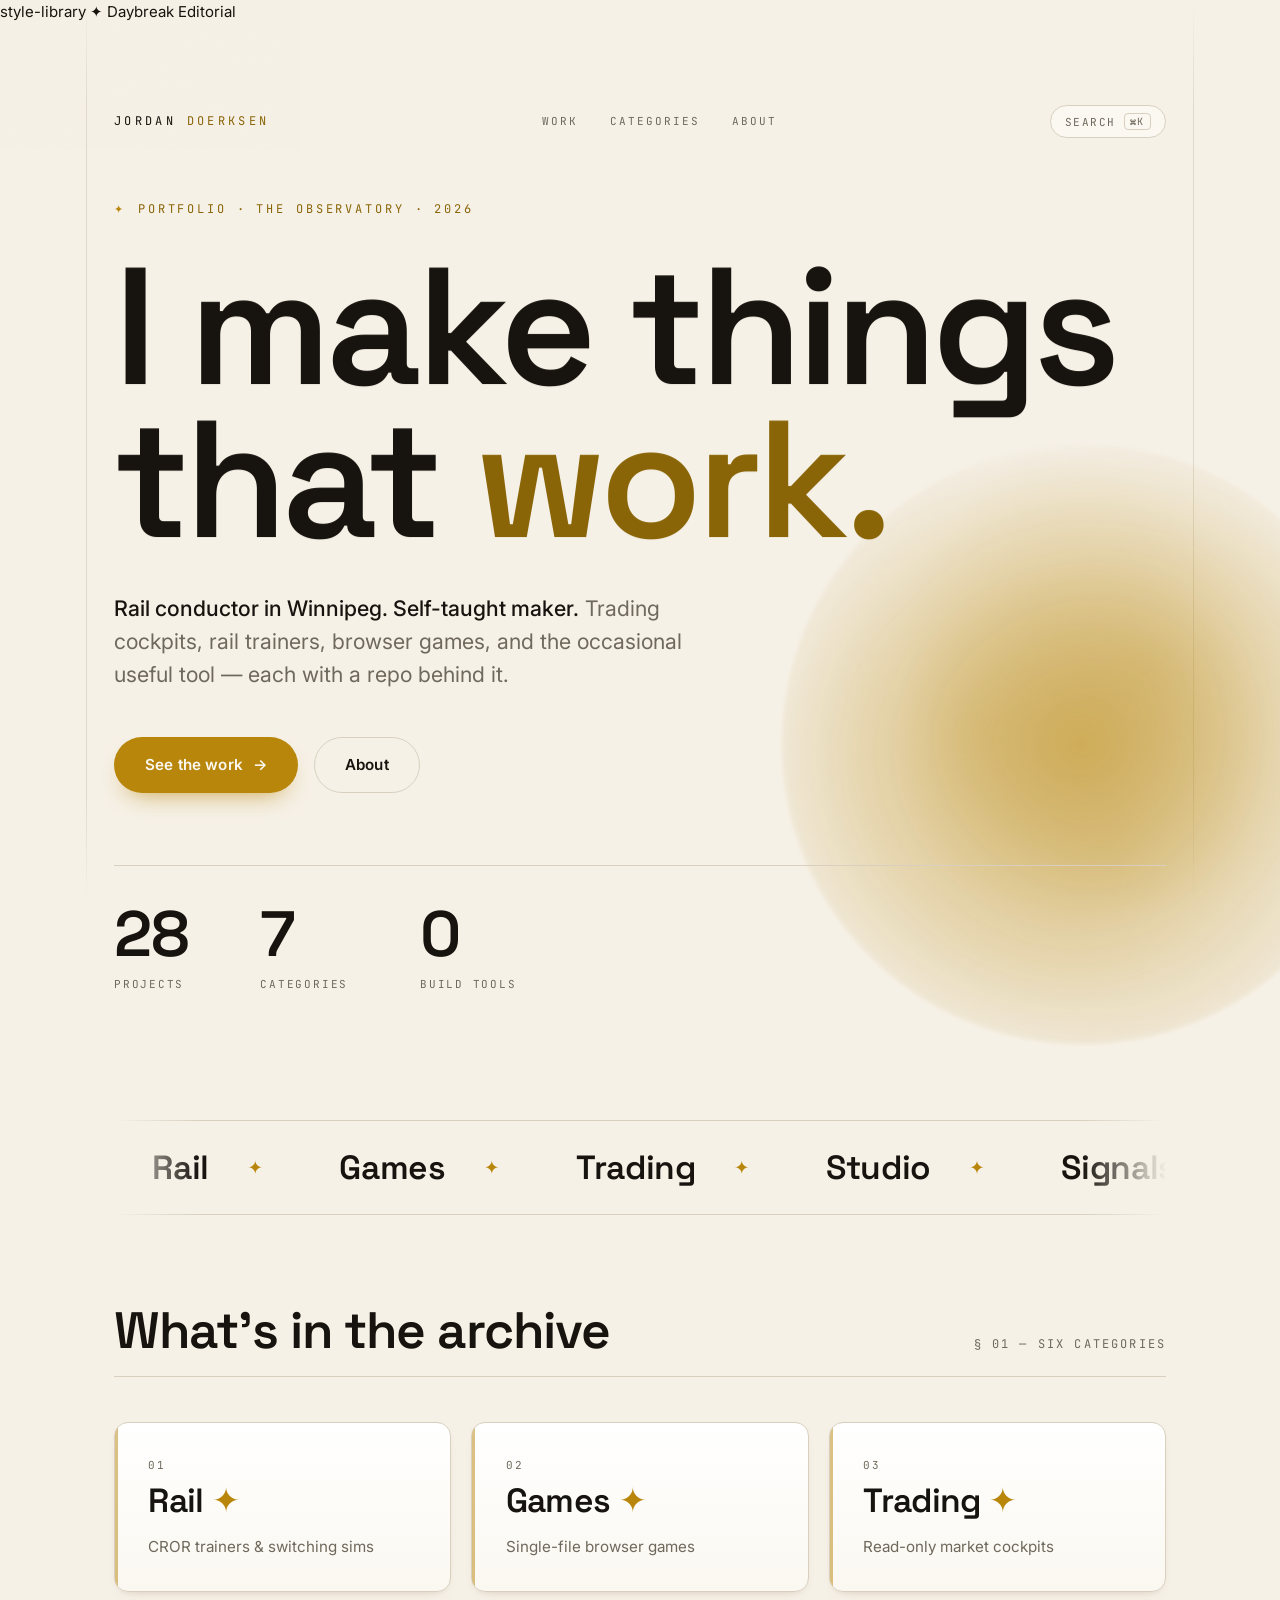
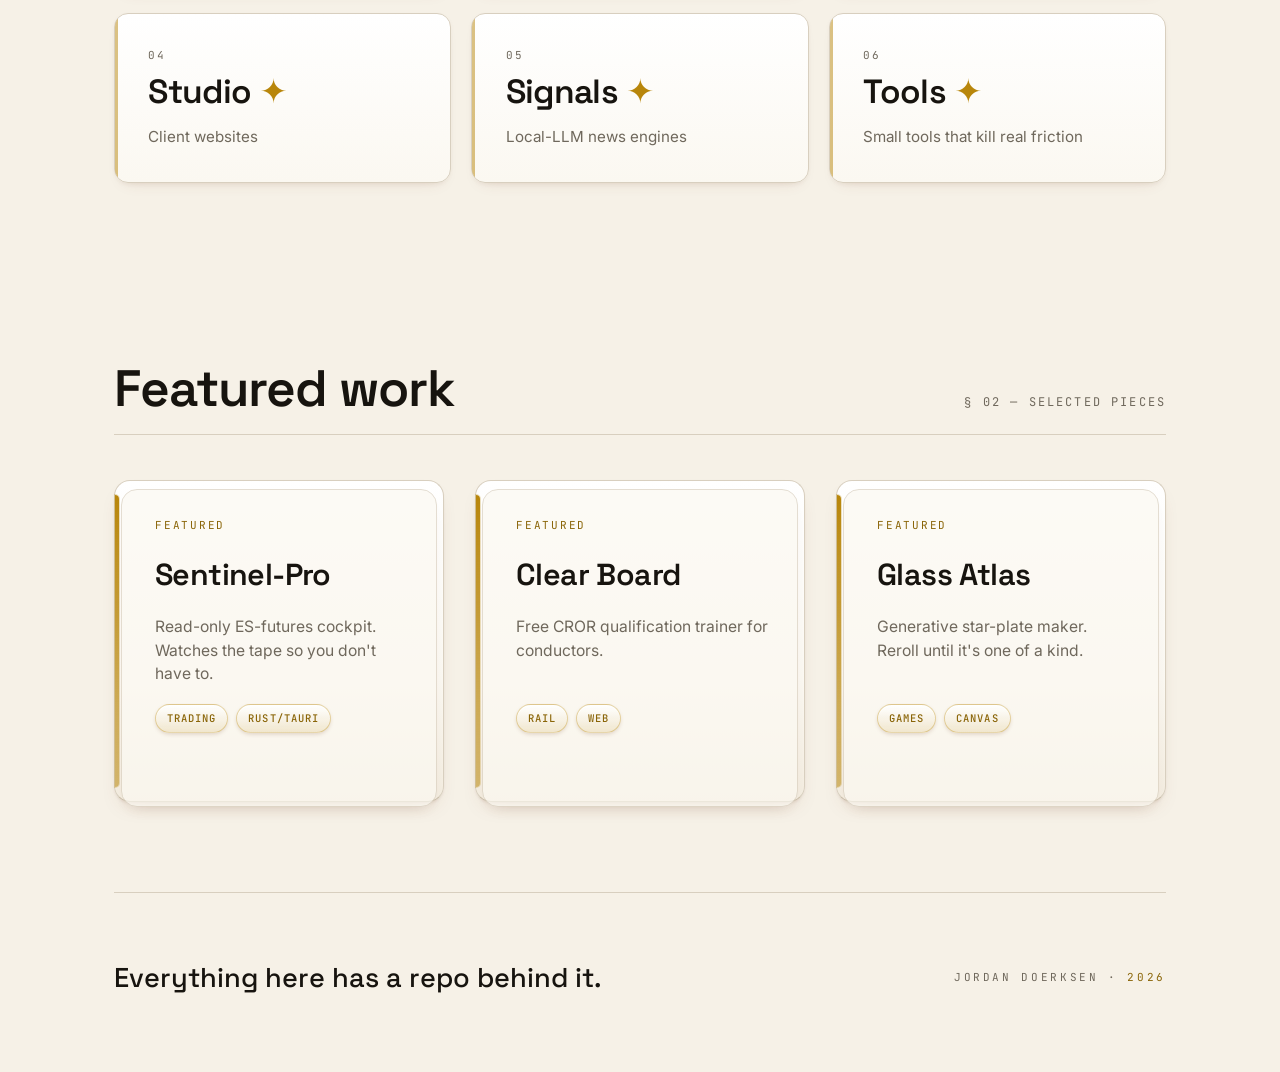
<file: index.html>
<!DOCTYPE html>
<html lang="en">
<head>
<meta name="robots" content="noindex">
<meta charset="UTF-8">
<meta name="viewport" content="width=device-width, initial-scale=1.0">
<title>style-library — Daybreak Editorial</title>
<link rel="preconnect" href="https://fonts.googleapis.com">
<link rel="preconnect" href="https://fonts.gstatic.com" crossorigin>
<link href="https://fonts.googleapis.com/css2?family=Space+Grotesk:wght@400;500;600;700&family=Inter:wght@400;500;600;700&family=JetBrains+Mono:wght@400;500&display=swap" rel="stylesheet">
<link rel="stylesheet" href="tokens.css">
<link rel="stylesheet" href="style.css">
</head>
<body>

  <svg class="grain" xmlns="http://www.w3.org/2000/svg" aria-hidden="true">
    <filter id="paperNoise"><feTurbulence type="fractalNoise" baseFrequency="0.9" numOctaves="2" stitchTiles="stitch"/></filter>
    <rect width="100%" height="100%" filter="url(#paperNoise)"/>
  </svg>
  <div class="rules" aria-hidden="true"></div>
  <div class="sun" id="sun" aria-hidden="true"></div>
  <div class="cursor" id="cursor" aria-hidden="true"></div>

  <div class="badge"><span class="dot"></span>style-library ✦ Daybreak Editorial</div>

  <div class="wrap">
    <header class="site">
      <a href="#top" class="wordmark">JORDAN <span>DOERKSEN</span></a>
      <nav class="site-nav" aria-label="Primary">
        <a href="#work" class="n-work">Work</a>
        <a href="#categories">Categories</a>
        <a href="#about">About</a>
      </nav>
      <button type="button" id="cmdk-trigger" class="cmdk-trigger">Search <kbd>⌘K</kbd></button>
    </header>

    <main id="top">
      <!-- HERO -->
      <section class="hero" aria-labelledby="hero-h">
        <p class="eyebrow">Portfolio · The Observatory · 2026</p>
        <h1 id="hero-h" class="reveal">I make things that <em>work.</em></h1>
        <p class="subline reveal">
          <strong>Rail conductor in Winnipeg. Self-taught maker.</strong>
          Trading cockpits, rail trainers, browser games, and the occasional useful tool — each with a repo behind it.
        </p>
        <div class="cta-row reveal">
          <a href="#work" class="btn btn-primary" id="magnet">See the work <span class="arw">→</span></a>
          <a href="#about" class="btn btn-ghost">About</a>
        </div>

        <div class="stats reveal">
          <div class="stat"><div class="num" data-count="32">0</div><div class="lbl">Projects</div></div>
          <div class="stat"><div class="num" data-count="8">0</div><div class="lbl">Categories</div></div>
          <div class="stat"><div class="num" data-count="0">0</div><div class="lbl">Build tools</div></div>
        </div>
      </section>

      <!-- CATEGORY TICKER -->
      <div class="ticker reveal" aria-hidden="true">
        <div class="ticker__track" id="tickerTrack">
          <span class="ticker__item">Rail</span><span class="ticker__item">Games</span><span class="ticker__item">Trading</span><span class="ticker__item">Studio</span><span class="ticker__item">Signals</span><span class="ticker__item">Tools</span>
          <span class="ticker__item">Rail</span><span class="ticker__item">Games</span><span class="ticker__item">Trading</span><span class="ticker__item">Studio</span><span class="ticker__item">Signals</span><span class="ticker__item">Tools</span>
        </div>
      </div>

      <!-- CATEGORY GRID (now inside .wrap, aligned to content) -->
      <section id="categories" aria-labelledby="cat-h">
        <div class="sec-head reveal">
          <h2 id="cat-h">What's in the archive</h2>
          <span class="idx">§ 01 — Six categories</span>
        </div>
        <div class="cat-grid reveal">
          <div class="cat"><span class="num">01</span><div><h3>Rail<span class="tick"> ✦</span></h3><p>CROR trainers &amp; switching sims</p></div></div>
          <div class="cat"><span class="num">02</span><div><h3>Games<span class="tick"> ✦</span></h3><p>Single-file browser games</p></div></div>
          <div class="cat"><span class="num">03</span><div><h3>Trading<span class="tick"> ✦</span></h3><p>Read-only market cockpits</p></div></div>
          <div class="cat"><span class="num">04</span><div><h3>Studio<span class="tick"> ✦</span></h3><p>Client websites</p></div></div>
          <div class="cat"><span class="num">05</span><div><h3>Signals<span class="tick"> ✦</span></h3><p>Local-LLM news engines</p></div></div>
          <div class="cat"><span class="num">06</span><div><h3>Tools<span class="tick"> ✦</span></h3><p>Small tools that kill real friction</p></div></div>
        </div>
      </section>

      <!-- FEATURED WORK -->
      <section id="work" aria-labelledby="work-h">
        <div class="sec-head reveal">
          <h2 id="work-h">Featured work</h2>
          <span class="idx">§ 02 — Selected pieces</span>
        </div>
        <div class="work">
          <a href="#work" class="card reveal">
            <span class="kicker">Featured</span>
            <h3>Sentinel-Pro</h3>
            <p>Read-only ES-futures cockpit. Watches the tape so you don't have to.</p>
            <div class="tags"><span class="tag">Trading</span><span class="tag">Rust/Tauri</span></div>
            <span class="spec">v1.0.0 · field-verified live</span>
          </a>
          <a href="#work" class="card reveal">
            <span class="kicker">Featured</span>
            <h3>Clear Board</h3>
            <p>Free CROR qualification trainer for conductors.</p>
            <div class="tags"><span class="tag">Rail</span><span class="tag">Web</span></div>
            <span class="spec">Free · tip-jar · all-web</span>
          </a>
          <a href="#work" class="card reveal">
            <span class="kicker">Featured</span>
            <h3>Glass Atlas</h3>
            <p>Generative star-plate maker. Reroll until it's one of a kind.</p>
            <div class="tags"><span class="tag">Games</span><span class="tag">Canvas</span></div>
            <span class="spec">Single-file · seed in URL</span>
          </a>
        </div>
      </section>
    </main>

    <footer class="site" id="about">
      <p class="ftxt reveal">Everything here has a repo behind it.</p>
      <p class="fmark reveal">Jordan Doerksen · <span>2026</span></p>
    </footer>
  </div>

  <script type="application/json" id="cmdk-data">
    [
      { "label": "Work", "tag": "Section", "href": "#work" },
      { "label": "Categories", "tag": "Section", "href": "#categories" },
      { "label": "About", "tag": "Section", "href": "#about" },
      { "label": "Sentinel-Pro", "tag": "Trading", "href": "#work" },
      { "label": "Clear Board", "tag": "Rail", "href": "#work" },
      { "label": "Glass Atlas", "tag": "Games", "href": "#work" }
    ]
  </script>

<script src="effects.js" defer></script>
<script src="shader.js" defer></script>
<script src="cmdk.js" defer></script>
</body>
</html>
</file>
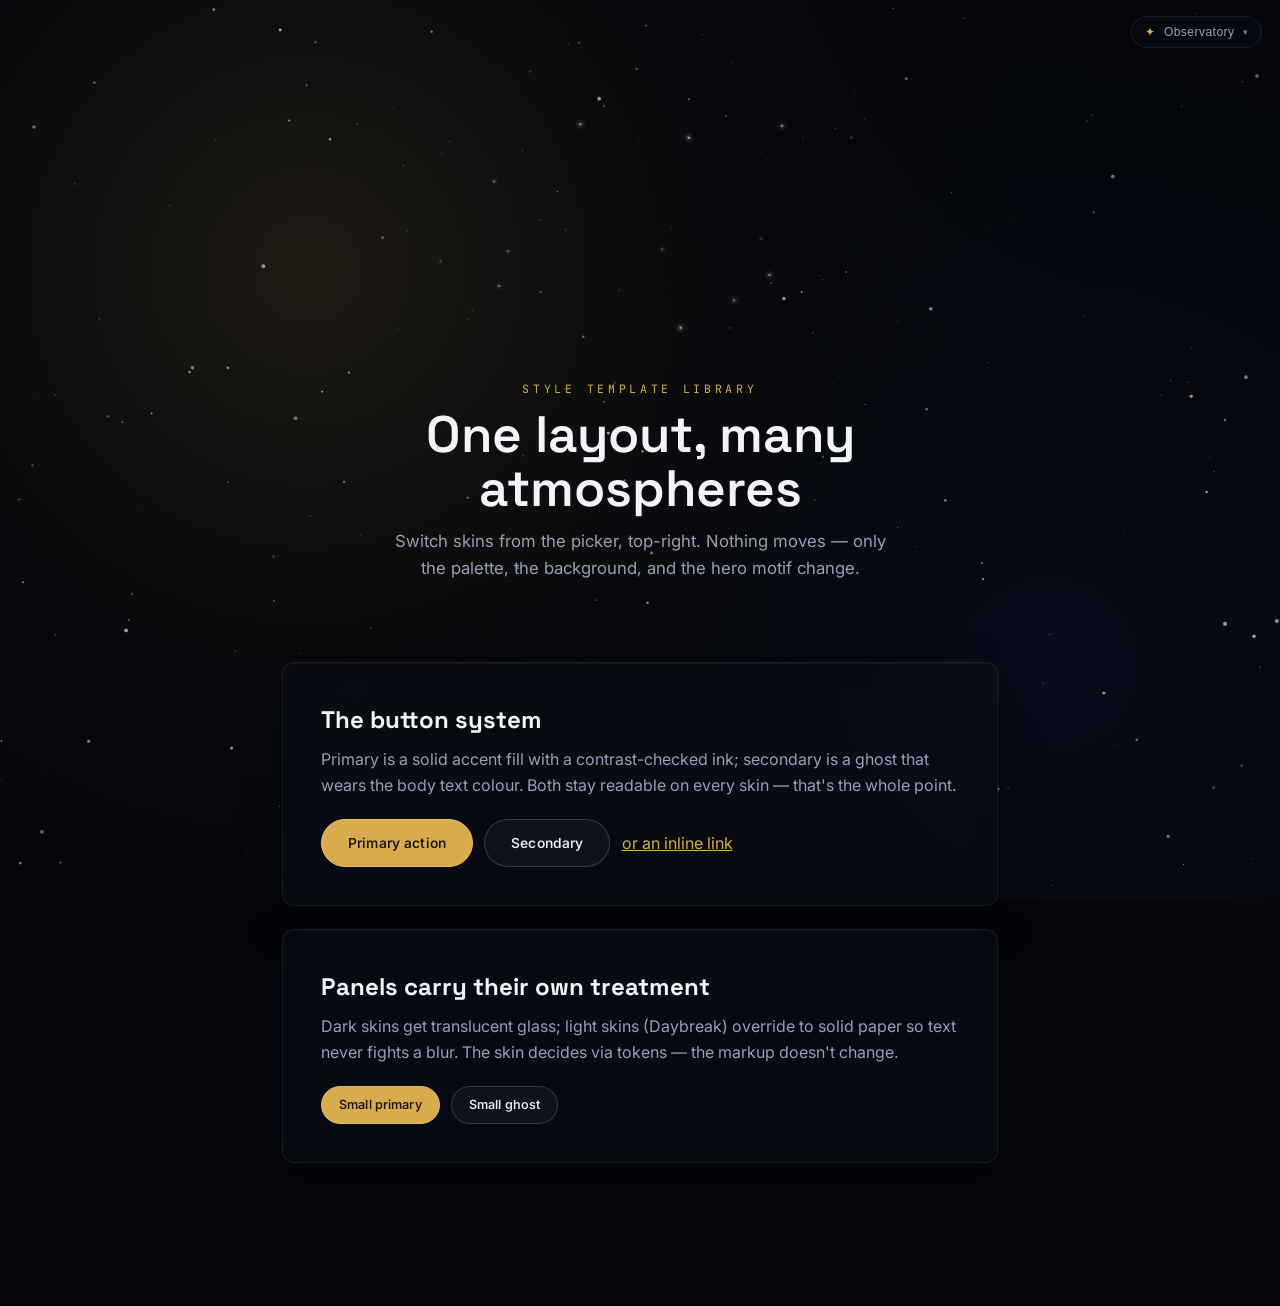
<file: legacy-glass-archive/index.html>
<!doctype html>
<html lang="en">
<head>
<meta name="robots" content="noindex">
  <meta charset="utf-8" />
  <meta name="viewport" content="width=device-width, initial-scale=1" />
  <title>Style Template Library — demo</title>

  <!-- Pre-paint: set the saved skin BEFORE any CSS so there's no flash.
       (Copy this verbatim into your own <head>.) -->
  <script>try{var s=localStorage.getItem('obs-skin');if(s)document.documentElement.dataset.skin=s;}catch(e){}</script>

  <link href="https://fonts.googleapis.com/css2?family=Space+Grotesk:wght@400;500;600;700&family=Fraunces:ital,opsz,wght@1,9..144,300..600&family=Inter:wght@400;500;600;700&family=JetBrains+Mono:wght@400;500;700&family=Cinzel:wght@600&display=swap" rel="stylesheet" />

  <link rel="stylesheet" href="tokens.css" />
  <link rel="stylesheet" href="skins.css" />
  <link rel="stylesheet" href="buttons.css" />
  <link rel="stylesheet" href="skins/sentinel.css" />
  <link rel="stylesheet" href="skins/daybreak.css" />
  <link rel="stylesheet" href="skins/military.css" />
  <link rel="stylesheet" href="skins/angelic.css" />
  <link rel="stylesheet" href="skins/demonic.css" />
  <link rel="stylesheet" href="skins/nature.css" />
  <link rel="stylesheet" href="skins/chic.css" />
  <link rel="stylesheet" href="skins/pro.css" />
  <link rel="stylesheet" href="demo.css" />
</head>
<body>
  <canvas id="sky" aria-hidden="true"></canvas>

  <div class="wrap">
    <header class="hero">
      <canvas id="sigil" role="img" aria-label="The hero centrepiece for the active skin"></canvas>
      <p class="eyebrow">Style template library</p>
      <h1>One layout, many atmospheres</h1>
      <p class="lede">Switch skins from the picker, top-right. Nothing moves — only the palette, the background, and the hero motif change.</p>
    </header>

    <section class="glass-panel">
      <h2>The button system</h2>
      <p>Primary is a solid accent fill with a contrast-checked ink; secondary is a ghost that wears the body text colour. Both stay readable on every skin — that's the whole point.</p>
      <div class="row">
        <a class="btn btn-primary" href="#">Primary action</a>
        <a class="btn" href="#">Secondary</a>
        <a class="link" href="#">or an inline link</a>
      </div>
    </section>

    <section class="glass-panel">
      <h2>Panels carry their own treatment</h2>
      <p>Dark skins get translucent glass; light skins (Daybreak) override to solid paper so text never fights a blur. The skin decides via tokens — the markup doesn't change.</p>
      <div class="row">
        <a class="btn btn-primary btn-sm" href="#">Small primary</a>
        <a class="btn btn-sm" href="#">Small ghost</a>
      </div>
    </section>
  </div>

  <script type="module">
    import { initSkins } from './engine/skins.js';
    import { initSky } from './engine/sky.js';
    import { initHero } from './engine/hero.js';
    import { initCursorFx } from './engine/cursor-fx.js';
    initSkins();    // builds the picker, restores the saved skin, fires "skinchange"
    initSky();      // paints #sky via the --sky-mode renderer
    initHero();     // paints #sigil via the --hero-motif renderer
    initCursorFx(); // per-skin cursor trail + click FX (fine pointer only)
  </script>
</body>
</html>
</file>
<file: tokens.css>
/* ============================================================================
   tokens.css — Daybreak Editorial house style · single source of truth
   ----------------------------------------------------------------------------
   The :root design tokens for the "Daybreak Editorial" house style. Load this
   FIRST; style.css (and every downstream project) consumes these via var(--x).
   Do not rename tokens — effects.js, the demo, and future projects depend on
   these exact custom-property names.

   PALETTE — warm paper under a drifting sun.
     Paper (bg)        --paper #f6f1e7 / --paper-2 #fbf8f1 (never pure white)
     Ink (text)        --ink #17140f / --muted #6f685c
     Hairlines         --hair #d8cfbf
     Accent — LOCKED to Goldenrod:
       --accent      #b8860b   raw hue — fills / shapes / washes / spine
       --accent-ink  #8a6508   AA-safe text shade (4.7:1 on paper — AA) — words/links
       --accent-rgb  184,134,11 for rgba() tints
       derived: --accent-soft / --accent-tint / --accent-line

   TYPE VOICES — locked to "Technical":
     --display  Space Grotesk  → hero, headings, big numerals (the artwork)
     --sans     Inter          → body copy, UI
     --mono     JetBrains Mono → labels, tags, eyebrows, spec lines (UPPERCASE,
                                 wide tracking)
   (Fonts are linked from the HTML, not imported here.)

   Also: spacing/layout (--mar, --maxw), and the two layered card-depth shadow
   tokens (--card-rest / --card-hover).
   ============================================================================ */

:root{
  --paper:#f6f1e7;
  --paper-2:#fbf8f1;
  --ink:#17140f;
  --muted:#6f685c;
  --hair:#d8cfbf;

  /* accent LOCKED to Goldenrod */
  --accent:#b8860b;         /* raw hue — fills / shapes / washes / spine */
  --accent-ink:#8a6508;     /* AA-safe text shade — accent words / links (4.7:1 on paper — AA) */
  --accent-rgb:184,134,11;  /* rgb of raw hue for rgba() tints */

  --accent-soft:rgba(var(--accent-rgb),.14);
  --accent-tint:rgba(var(--accent-rgb),.07);
  --accent-line:rgba(var(--accent-rgb),.34);

  /* ---- TYPE = TECHNICAL (locked) ---- */
  --sans:"Inter",system-ui,-apple-system,Segoe UI,sans-serif;
  --display:"Space Grotesk","Inter",system-ui,sans-serif;
  --mono:"JetBrains Mono",ui-monospace,SFMono-Regular,Menlo,monospace;
  --display-weight:500;

  --mar:clamp(20px,5vw,84px);
  --maxw:1180px;

  /* card depth shadows (accent-neutral warm browns; scale with elevation) */
  --card-rest:
    0 1px 0 rgba(255,255,255,.7) inset,           /* top highlight */
    0 2px 3px -1px rgba(120,66,38,.14),            /* tight contact */
    0 10px 22px -12px rgba(120,66,38,.26);         /* broad ambient */
  --card-hover:
    0 1px 0 rgba(255,255,255,.85) inset,
    0 6px 10px -4px rgba(120,66,38,.20),           /* tighter directional */
    0 26px 50px -18px rgba(120,66,38,.42);         /* grown ambient */
}
</file>
<file: style.css>
/* ============================================================================
   style.css — Daybreak Editorial house style · single source of truth
   ----------------------------------------------------------------------------
   Every rule for the "Daybreak Editorial" house style EXCEPT the :root tokens:
   the reset, base/typography, the layout container + editorial gutter system
   (.rules hairlines set OUT in the margin), .grain, .sun, the ink cursor, and
   all components — header/wordmark/nav, hero + kinetic headline, eyebrow,
   subline, CTAs, stats, ticker, category grid, the raised tactile project
   cards, and the footer. Motion is fully disabled under prefers-reduced-motion.

   Requires tokens.css to be loaded FIRST — everything here reads var(--x).
   Fonts are linked from the HTML. No @import, no build step, no external URLs.
   Do not rename selectors — effects.js, the demo, and future projects depend
   on these exact class names.
   ============================================================================ */

*{box-sizing:border-box;margin:0;padding:0}
html{scroll-behavior:smooth}

body{
  background:var(--paper);
  color:var(--ink);
  font-family:var(--sans);
  font-size:clamp(15px,1.05vw,17px);
  line-height:1.6;
  -webkit-font-smoothing:antialiased;
  text-rendering:optimizeLegibility;
  overflow-x:hidden;
  position:relative;
}

/* ---- paper grain + editorial margins + drifting sun ---- */
.grain{
  position:fixed;inset:0;z-index:0;pointer-events:none;
  opacity:.035;mix-blend-mode:multiply;
}
/* symmetric column hairlines — same container/gutter as content, no centre line */
.rules{
  position:fixed;inset:0;z-index:0;pointer-events:none;
  max-width:var(--maxw);margin:0 auto;
  padding:0 var(--mar);
}
.rules::before,.rules::after{
  content:"";position:absolute;top:0;bottom:0;width:1px;
  background:linear-gradient(180deg,transparent,var(--hair) 12%,var(--hair) 88%,transparent);
  opacity:.7;
}
/* rules sit OUT in the margin — a gutter outside the content column, never touching text */
.rules::before{left:max(8px,calc(var(--mar) - 28px))}
.rules::after{right:max(8px,calc(var(--mar) - 28px))}
@media (max-width:760px){ .rules{display:none} }

.sun{
  position:fixed;z-index:0;pointer-events:none;
  width:min(56vw,600px);height:min(56vw,600px);
  right:-8vw;bottom:-16vh;border-radius:50%;overflow:hidden;
  background:radial-gradient(circle at 50% 50%,
    rgba(var(--accent-rgb),.28),
    rgba(var(--accent-rgb),.09) 52%,
    transparent 72%);
  filter:blur(2px);
  transition:background .4s ease;
  will-change:transform;
  animation:drift 34s ease-in-out infinite alternate;
}
.sun::after{
  content:"";position:absolute;inset:18%;border-radius:50%;
  background:radial-gradient(circle at 50% 50%,rgba(var(--accent-rgb),.22),transparent 70%);
}
/* shader.js appends a canvas here — drifting noise blobs, clipped to the circle */
.sun-canvas{position:absolute;inset:0}
@keyframes drift{
  from{transform:translate(0,0) scale(1)}
  to{transform:translate(-6vw,-7vh) scale(1.08)}
}

.wrap{
  position:relative;z-index:2;
  max-width:var(--maxw);margin:0 auto;
  padding:0 var(--mar);
}

/* ---- custom cursor ---- */
.cursor{
  position:fixed;top:0;left:0;z-index:9999;pointer-events:none;
  width:10px;height:10px;border-radius:50%;
  background:var(--ink);
  transform:translate(-50%,-50%);
  mix-blend-mode:difference;
  transition:width .18s ease,height .18s ease,opacity .2s ease;
  will-change:transform;opacity:0;
}
.cursor.on{opacity:1}
.cursor.hot{width:44px;height:44px}
@media (hover:none),(pointer:coarse){ .cursor{display:none} }

/* ---- header / wordmark ---- */
header.site{
  position:relative;z-index:3;
  display:flex;align-items:center;justify-content:space-between;
  padding-top:clamp(64px,9vh,110px);padding-bottom:clamp(8px,3vh,26px);
}
.wordmark{
  font-family:var(--mono);font-size:12px;letter-spacing:.28em;text-transform:uppercase;
  color:var(--ink);text-decoration:none;
}
.wordmark span{color:var(--accent-ink);transition:color .3s ease}
.site-nav{display:flex;gap:clamp(14px,3vw,32px);align-items:center}
.site-nav a{
  font-family:var(--mono);font-size:11px;letter-spacing:.18em;text-transform:uppercase;
  color:var(--muted);text-decoration:none;position:relative;padding:4px 0;
}
.site-nav a::after{
  content:"";position:absolute;left:0;bottom:0;height:1px;width:100%;
  background:var(--accent);transform:scaleX(0);transform-origin:right;
  transition:transform .3s cubic-bezier(.2,.7,.2,1);
}
.site-nav a:hover::after,.site-nav a:focus-visible::after{transform:scaleX(1);transform-origin:left}
@media (max-width:560px){ .site-nav a:not(.n-work){display:none} }

/* ---- hero ---- */
.hero{padding:clamp(18px,4vh,44px) 0 clamp(60px,10vh,120px)}
.eyebrow{
  font-family:var(--mono);font-size:12px;letter-spacing:.24em;text-transform:uppercase;
  color:var(--accent-ink);margin-bottom:clamp(18px,3.4vh,34px);
  display:flex;align-items:center;gap:12px;transition:color .3s ease;
}
.eyebrow::before{content:"✦";color:var(--accent);font-size:11px;transition:color .3s ease}

.hero h1{
  font-family:var(--display);
  font-optical-sizing:auto;
  font-weight:600;
  font-size:clamp(3.4rem,13vw,13rem);
  line-height:.92;
  letter-spacing:-.03em;
  margin:0 0 clamp(26px,4vh,44px);
  max-width:16ch;
}
.hero h1 em{font-style:normal;font-weight:600;color:var(--accent-ink);transition:color .3s ease}

/* kinetic headline — words rise + settle */
/* padding-bottom extends the reveal mask so descenders (the g in "things") aren't clipped;
   negative margin keeps layout spacing unchanged */
.hl-word{display:inline-block;overflow:hidden;vertical-align:top;padding-bottom:.2em;margin-bottom:-.2em}
/* descendant (not child) selector: effects.js nests em-whisper words as
   .hl-word > em > span, so `> span` would skip them and they'd never rise */
.hl-word span{
  display:inline-block;transform:translateY(1.4em);   /* start fully below the padded mask */
  transition:transform .7s cubic-bezier(.2,.75,.2,1),opacity .35s ease;
  will-change:transform;
}
.hero h1.lift .hl-word span{transform:translateY(0)}
.hero h1:hover .hl-word span{opacity:.92}
.hero h1 .hl-word:hover span{transform:translateY(-2px) skewX(-3deg)}

.subline{
  font-size:clamp(1.05rem,1.7vw,1.34rem);
  line-height:1.55;color:var(--muted);
  max-width:46ch;margin-bottom:clamp(34px,5vh,52px);
  font-weight:400;
}
.subline strong{color:var(--ink);font-weight:500}

.cta-row{display:flex;flex-wrap:wrap;gap:16px;align-items:center}
.btn{
  position:relative;
  font-family:var(--sans);font-size:.95rem;font-weight:600;letter-spacing:.01em;
  padding:15px 30px;border-radius:999px;border:1px solid transparent;
  text-decoration:none;display:inline-flex;align-items:center;gap:10px;
  cursor:pointer;transition:transform .12s ease,background .25s ease,color .25s ease,border-color .25s ease,box-shadow .25s ease;
  will-change:transform;
}
.btn:active{transform:translateY(1px)}
.btn-primary{background:var(--accent);color:var(--paper-2);box-shadow:0 12px 26px -14px rgba(var(--accent-rgb),.85)}
.btn-primary:hover{box-shadow:0 16px 34px -12px rgba(var(--accent-rgb),.95)}
.btn-primary .arw{transition:transform .25s ease}
.btn-primary:hover .arw{transform:translateX(4px)}
.btn-ghost{background:transparent;color:var(--ink);border-color:var(--hair)}
.btn-ghost:hover{border-color:var(--ink);background:rgba(23,20,15,.04)}

/* ---- stat strip ---- */
.stats{
  display:flex;flex-wrap:wrap;gap:clamp(28px,6vw,72px);
  margin-top:clamp(48px,8vh,88px);
  padding-top:clamp(28px,4vh,40px);
  border-top:1px solid var(--hair);
}
.stat .num{
  font-family:var(--display);font-weight:600;
  font-size:clamp(2.6rem,5vw,4rem);line-height:1;
  letter-spacing:-.02em;color:var(--ink);
}
.stat .lbl{
  font-family:var(--mono);font-size:11px;letter-spacing:.16em;text-transform:uppercase;
  color:var(--muted);margin-top:10px;
}

/* ---- category ticker (marquee) ---- */
.ticker{
  position:relative;z-index:2;
  border-top:1px solid var(--hair);border-bottom:1px solid var(--hair);
  padding:clamp(14px,2.4vh,20px) 0;margin-top:clamp(20px,4vh,40px);
  overflow:hidden;
  -webkit-mask-image:linear-gradient(90deg,transparent,#000 8%,#000 92%,transparent);
  mask-image:linear-gradient(90deg,transparent,#000 8%,#000 92%,transparent);
}
.ticker__track{
  display:flex;width:max-content;gap:0;
  animation:marquee 38s linear infinite;
  will-change:transform;
}
.ticker__item{
  font-family:var(--display);font-weight:600;
  font-size:clamp(1.4rem,3vw,2.1rem);letter-spacing:-.01em;
  color:var(--ink);white-space:nowrap;padding:0 clamp(22px,3vw,44px);
  display:inline-flex;align-items:center;gap:clamp(22px,3vw,44px);
}
.ticker__item::after{content:"✦";color:var(--accent);font-size:.55em;transition:color .3s ease}
@keyframes marquee{ from{transform:translateX(0)} to{transform:translateX(-50%)} }

/* ---- section scaffolding ---- */
section{padding:clamp(56px,10vh,120px) 0}
.sec-head{
  display:flex;align-items:baseline;justify-content:space-between;gap:20px;
  margin-bottom:clamp(30px,5vh,56px);flex-wrap:wrap;
  border-bottom:1px solid var(--hair);padding-bottom:20px;
}
.sec-head h2{
  font-family:var(--display);font-weight:600;
  font-size:clamp(2rem,4.2vw,3.2rem);letter-spacing:-.02em;line-height:1;
}
.sec-head .idx{
  font-family:var(--mono);font-size:12px;letter-spacing:.18em;text-transform:uppercase;color:var(--muted);
}

/* ============ CATEGORY GRID — aligned to content container ============
   Lives inside .wrap like every other section, so its left edge matches the
   hero text and the featured cards. Lighter touch of the card tactility. */
.cat-grid{
  display:grid;grid-template-columns:repeat(3,1fr);
  gap:clamp(14px,1.6vw,22px);
}
.cat{
  position:relative;
  background:linear-gradient(180deg,#fff,var(--paper-2));
  border:1px solid var(--hair);border-radius:14px;
  padding:clamp(24px,2.6vw,34px);
  min-height:158px;
  display:flex;flex-direction:column;justify-content:space-between;
  overflow:hidden;
  box-shadow:
    0 1px 0 rgba(255,255,255,.7) inset,
    0 2px 6px -3px rgba(120,66,38,.16),
    0 8px 18px -12px rgba(120,66,38,.20);
  transition:transform .3s cubic-bezier(.2,.7,.2,1),box-shadow .3s ease,border-color .3s ease;
}
/* accent spine — subtle at rest, grows on hover */
.cat::before{
  content:"";position:absolute;left:0;top:0;bottom:0;width:3px;
  background:var(--accent);opacity:.5;
  transition:width .3s ease,opacity .3s ease;
}
.cat:hover{
  transform:translateY(-4px);border-color:var(--accent-line);
  box-shadow:
    0 1px 0 rgba(255,255,255,.85) inset,
    0 6px 12px -6px rgba(120,66,38,.22),
    0 18px 34px -16px rgba(120,66,38,.32);
}
.cat:hover::before{width:5px;opacity:1}
.cat .num{font-family:var(--mono);font-size:11px;letter-spacing:.16em;text-transform:uppercase;color:var(--muted)}
.cat h3{
  font-family:var(--display);font-weight:600;font-size:clamp(1.5rem,2.8vw,2.1rem);
  letter-spacing:-.02em;margin-top:auto;
}
.cat h3 .tick{color:var(--accent);transition:color .3s ease}
.cat p{font-size:.95rem;color:var(--muted);margin-top:8px;line-height:1.45}
@media (max-width:900px){ .cat-grid{grid-template-columns:repeat(2,1fr)} }
@media (max-width:560px){ .cat-grid{grid-template-columns:1fr} }

/* ============ FEATURED WORK — raised, tactile cards (the star) ============ */
.work{
  display:grid;grid-template-columns:repeat(3,1fr);gap:clamp(22px,2.4vw,34px);
  perspective:1100px;   /* enables the 3D tilt on children */
}
.card{
  position:relative;
  /* material surface: faint top->bottom gradient reads as light from above */
  background:linear-gradient(180deg,#ffffff 0%,var(--paper-2) 62%,#f3ecdf 100%);
  border:1px solid var(--hair);
  /* subtly darker implied bottom edge */
  border-bottom-color:#cabfaa;
  border-radius:16px;
  padding:clamp(26px,3vw,36px);
  padding-left:clamp(28px,3.2vw,40px);   /* room for the accent spine */
  display:flex;flex-direction:column;gap:16px;min-height:300px;
  text-decoration:none;color:inherit;
  box-shadow:var(--card-rest);
  transform-style:preserve-3d;
  transition:transform .32s cubic-bezier(.2,.7,.2,1),box-shadow .32s ease,border-color .3s ease;
  will-change:transform;
}
/* stacked-paper layer behind the card = implied thickness */
.card::after{
  content:"";position:absolute;z-index:-1;
  left:6px;right:6px;top:8px;bottom:-6px;
  background:var(--paper-2);
  border:1px solid var(--hair);border-radius:16px;
  box-shadow:0 8px 16px -10px rgba(120,66,38,.30);
  opacity:.7;
  transition:transform .32s cubic-bezier(.2,.7,.2,1),opacity .32s ease;
}
/* tinted accent spine down the left edge */
.card::before{
  content:"";position:absolute;left:0;top:14px;bottom:14px;width:4px;
  border-radius:0 4px 4px 0;
  background:linear-gradient(180deg,var(--accent),rgba(var(--accent-rgb),.55));
  box-shadow:0 0 0 1px rgba(var(--accent-rgb),.25);
  transition:width .3s ease,top .3s ease,bottom .3s ease;
}
.card:hover{
  border-color:var(--accent-line);
  box-shadow:var(--card-hover);
}
.card:hover::before{width:6px;top:12px;bottom:12px}
.card:hover::after{transform:translateY(6px);opacity:.9}

.card .kicker{font-family:var(--mono);font-size:11px;letter-spacing:.16em;text-transform:uppercase;color:var(--accent-ink);transition:color .3s ease}
.card h3{font-family:var(--display);font-weight:600;font-size:clamp(1.5rem,2.6vw,1.9rem);letter-spacing:-.02em}
.card p{font-size:.98rem;color:var(--muted);line-height:1.5;flex:1}

/* spec line — slides in on hover */
.card .spec{
  font-family:var(--mono);font-size:10.5px;letter-spacing:.1em;text-transform:uppercase;
  color:var(--accent-ink);
  opacity:0;transform:translateY(6px);
  transition:opacity .35s ease,transform .35s ease,color .3s ease;
  display:flex;align-items:center;gap:8px;
}
.card .spec::before{content:"→";color:var(--accent)}
.card:hover .spec,.card:focus-visible .spec{opacity:1;transform:none}

/* tag chips — raised ABOVE the card surface with their own tiny shadow */
.tags{display:flex;gap:8px;flex-wrap:wrap;margin-top:2px}
.tag{
  font-family:var(--mono);font-size:10.5px;letter-spacing:.10em;text-transform:uppercase;
  font-weight:500;
  color:var(--accent-ink);
  background:linear-gradient(180deg,#fff,var(--accent-soft));
  border:1px solid var(--accent-line);
  padding:5px 11px;border-radius:999px;
  box-shadow:0 1px 0 rgba(255,255,255,.8) inset,0 2px 4px -1px rgba(120,66,38,.22);
  transition:color .3s ease,background .3s ease,border-color .3s ease,transform .25s ease,box-shadow .25s ease;
}
.card:hover .tag{transform:translateY(-1px);box-shadow:0 1px 0 rgba(255,255,255,.9) inset,0 4px 8px -2px rgba(120,66,38,.30)}
@media (max-width:900px){ .work{grid-template-columns:1fr;perspective:none} }

/* ============ STATE MATRIX — disabled / loading / pressed / current ============
   Audited against shadcn/ui's component state coverage: every interactive
   element needs a disabled, active/pressed, and (for async actions) loading
   state, not just rest/hover/focus. */
.btn:disabled,.btn[aria-disabled="true"]{
  opacity:.45;cursor:not-allowed;box-shadow:none;pointer-events:none;
}
.btn.is-loading{color:transparent;pointer-events:none}
.btn.is-loading::after{
  content:"";position:absolute;left:50%;top:50%;width:16px;height:16px;margin:-8px 0 0 -8px;
  border:2px solid rgba(255,255,255,.5);border-top-color:#fff;border-radius:50%;
  animation:btn-spin .7s linear infinite;
}
.btn-ghost.is-loading::after{border-color:var(--hair);border-top-color:var(--ink)}
@keyframes btn-spin{ to{transform:rotate(360deg)} }

.card[aria-disabled="true"]{opacity:.5;pointer-events:none;filter:grayscale(.3)}
.cat:focus-visible{outline:2px solid var(--accent-ink);outline-offset:4px;border-radius:14px}

.site-nav a[aria-current="page"]{color:var(--ink)}
.site-nav a[aria-current="page"]::after{transform:scaleX(1);transform-origin:left}

/* ============ COMMAND PALETTE (cmdk.js) ============ */
.cmdk-trigger{
  font-family:var(--mono);font-size:11px;letter-spacing:.14em;text-transform:uppercase;
  color:var(--muted);background:var(--paper-2);border:1px solid var(--hair);
  border-radius:999px;padding:7px 14px;display:inline-flex;align-items:center;gap:8px;
  cursor:pointer;transition:border-color .25s ease,color .25s ease;
}
.cmdk-trigger:hover,.cmdk-trigger:focus-visible{border-color:var(--accent-line);color:var(--ink)}
.cmdk-trigger kbd{
  font-family:var(--mono);font-size:10px;color:var(--muted);
  border:1px solid var(--hair);border-radius:4px;padding:1px 5px;
}

.cmdk-overlay{
  position:fixed;inset:0;z-index:9998;
  background:rgba(23,20,15,.32);
  opacity:0;pointer-events:none;
  transition:opacity .2s ease;
}
.cmdk-overlay.open{opacity:1;pointer-events:auto}

.cmdk{
  position:fixed;top:14vh;left:50%;transform:translateX(-50%) translateY(-8px);
  width:min(560px,90vw);z-index:9999;
  background:var(--paper-2);border:1px solid var(--hair);border-radius:16px;
  box-shadow:var(--card-hover);
  opacity:0;pointer-events:none;
  transition:opacity .2s ease,transform .25s cubic-bezier(.2,.7,.2,1);
  overflow:hidden;
}
.cmdk-overlay.open .cmdk{opacity:1;pointer-events:auto;transform:translateX(-50%) translateY(0)}

.cmdk input{
  width:100%;border:0;border-bottom:1px solid var(--hair);background:transparent;
  font-family:var(--sans);font-size:1.05rem;color:var(--ink);
  padding:18px 22px;outline:none;
}
.cmdk input::placeholder{color:var(--muted)}

.cmdk ul{list-style:none;max-height:340px;overflow-y:auto;padding:8px}
.cmdk li{
  font-family:var(--sans);font-size:.95rem;color:var(--ink);
  padding:11px 14px;border-radius:10px;cursor:pointer;
  display:flex;align-items:center;justify-content:space-between;gap:12px;
}
.cmdk li[aria-selected="true"]{background:var(--accent-soft);color:var(--accent-ink)}
.cmdk li .cmdk-tag{font-family:var(--mono);font-size:10px;letter-spacing:.12em;text-transform:uppercase;color:var(--muted)}
.cmdk li[aria-selected="true"] .cmdk-tag{color:var(--accent-ink)}
.cmdk-empty{padding:24px 22px;font-family:var(--sans);color:var(--muted);font-size:.92rem}

/* ---- footer ---- */
footer.site{
  border-top:1px solid var(--hair);
  padding:clamp(40px,7vh,72px) 0 clamp(48px,8vh,90px);
  display:flex;align-items:center;justify-content:space-between;gap:24px;flex-wrap:wrap;
}
footer.site .ftxt{font-family:var(--display);font-weight:500;font-size:clamp(1.2rem,2.2vw,1.7rem);color:var(--ink);max-width:34ch}
footer.site .fmark{font-family:var(--mono);font-size:11px;letter-spacing:.24em;text-transform:uppercase;color:var(--muted)}
footer.site .fmark span{color:var(--accent-ink);transition:color .3s ease}

/* ---- reveal ---- */
.reveal{opacity:0;transform:translateY(26px);transition:opacity .8s cubic-bezier(.2,.7,.2,1),transform .8s cubic-bezier(.2,.7,.2,1)}
.reveal.in{opacity:1;transform:none}

/* ---- focus ---- */
a:focus-visible,.btn:focus-visible,.card:focus-visible{
  outline:2px solid var(--accent-ink);outline-offset:4px;border-radius:8px;
}

/* ---- reduced motion: kill everything moving; cards stay STATIC ELEVATED ---- */
@media (prefers-reduced-motion:reduce){
  *{animation:none!important;transition:none!important;scroll-behavior:auto!important}
  .sun{animation:none}
  .ticker__track{animation:none;transform:none}
  .reveal{opacity:1;transform:none}
  .hl-word span{transform:none!important}
  .cursor{display:none!important}
  body{cursor:auto!important}
  /* no tilt, no lift — but keep a believable elevated state */
  .work{perspective:none}
  .card{transform:none!important;box-shadow:var(--card-rest)!important}
  .card::after{transform:none!important}
  .cat{transform:none!important}
}
</file>
<file: legacy-glass-archive/tokens.css>
/* ==========================================================================
   TOKENS — the control panel for the whole observatory.
   Change a color or font here and it updates everywhere.
   ========================================================================== */

:root {
  color-scheme: dark; /* native controls (audio players, scrollbars) render dark */

  /* ----- The night sky ----- */
  --bg: #04060c;
  --bg-soft: #070a13;
  --panel: rgba(10, 14, 24, 0.58);
  --panel-solid: #0b101c;
  --glass-blur: 13px;
  --line: rgba(190, 205, 255, 0.09);
  --line-strong: rgba(190, 205, 255, 0.2);
  --text: #e9edf6;
  --text-muted: #97a0b5;
  --text-faint: #76808f;   /* lifted from #5e677d -> ~5:1 on --bg (passes AA) */
  --starlight: #f2f4fa;

  /* ----- Accents — one gold thread; the rest a restrained, desaturated family.
           Refined Observatory (2026-06-22): deepened from a brighter spread so the
           default reads professional, not gamey. Names kept; all clear AA on --bg. ----- */
  --gold: #d8ac4e;          /* the one dominant thread — hero, about, dividers */
  --accent: #57b6a8;        /* tech / code panels — refined teal (was neon #4fe3d0) */
  --forge: #d99a52;         /* Red River 3D — muted amber (was #ffaa44) */
  --music-mystic: #a98cd0;  /* Bedroom Weather — dusty violet (was #c084fc) */
  --codex-blue: #6f9bd1;    /* Warcraft III — slate blue (was #6aa9ff) */
  --ember: #d8693f;         /* Sol Obscurus — terracotta (was #ff6b35) */
  --places-blue: #93accf;   /* Places — muted periwinkle (was #8fb7ff) */

  /* ----- Buttons + accent-as-text (per-skin; ink is always picked for contrast on the fill) ----- */
  --btn-fill: #d8ac4e;        /* primary CTA background — solid accent, never a wash */
  --btn-ink: #1c1408;         /* text ON the fill — never inherits a light colour */
  --btn-border: #e6bd66;      /* primary border + hover ring */
  --gold-ink: var(--gold);    /* thread colour, but safe as small text (deepened on light skins) */

  /* ----- Type: high-tech leads, fantasy whispers ----- */
  --font-display: 'Space Grotesk', 'Inter', system-ui, sans-serif; /* headings, nav */
  --font-accent: 'Fraunces', Georgia, serif;  /* italic accent words + quotes ONLY */
  --font-ui: 'Inter', system-ui, -apple-system, 'Segoe UI', sans-serif;
  --font-mono: 'JetBrains Mono', ui-monospace, 'SF Mono', Menlo, monospace;
  --font-rune: 'Cinzel', Georgia, serif; /* allowed INSIDE Sol Obscurus / OoT modal only */

  /* ----- Rhythm ----- */
  --radius: 12px;
  --radius-sm: 8px;
  --content-w: 1160px;
  --section-pad: clamp(84px, 12vw, 160px);
  --panel-pad: clamp(22px, 3.5vw, 38px);

  /* ----- Depth ----- */
  --shadow-panel: 0 16px 40px rgba(0, 0, 0, 0.42);
  --inner-light: inset 0 1px 0 rgba(220, 230, 255, 0.045);

  /* ----- Motion ----- */
  --ease-out: cubic-bezier(0.16, 1, 0.3, 1);
  --ease-soft: cubic-bezier(0.33, 1, 0.68, 1);
  --t-fast: 180ms;
  --t-med: 380ms;
  --t-slow: 900ms;
}
</file>
<file: legacy-glass-archive/skins.css>
/* ==========================================================================
   SKINS — framework. The `--sky-*` defaults (observatory) the sky dispatcher
   reads, plus the topbar picker. Each skin's own overrides live in a separate
   file: css/skins/<skin>.css (linked in index.html, registered in js/skins.js).
   A skin sets: palette tokens + panel treatment (--panel / --glass-blur /
   --line / --inner-light / --shadow-panel) + --sky-mode + texture (+ optional
   font / ornament).
   ========================================================================== */

:root {
  --sky-mode: nightsky;          /* which background renderer js/sky.js runs */
  --hero-motif: jd;              /* which hero centrepiece js/hero.js draws */
  --sky-nebula: #d8ac4e;
  --sky-deep: 59, 74, 143;
  --sky-star: 233, 237, 246;
  --sky-warm: 232, 200, 140;
  --sky-meteor: 240, 240, 250;
  --sky-star-alpha: 0.72;
  --sky-follow-sections: 1;      /* 1 = nebula follows each section's data-sky */
}

/* ---- the skin picker (fixed glass pill, top-right) ---- */
.skin-picker { position: fixed; top: 16px; right: 18px; z-index: 120; font-family: var(--font-mono); }   /* above the star-rail (110), below the star-map modal (160) */
.skin-toggle {
  display: inline-flex; align-items: center; gap: 8px; cursor: pointer;
  padding: 8px 13px; border-radius: 999px; font-size: 12px; letter-spacing: .04em;
  color: var(--text-muted); border: 1px solid var(--line);
  background: var(--panel); -webkit-backdrop-filter: blur(12px); backdrop-filter: blur(12px);
  transition: color var(--t-fast), border-color var(--t-fast);
}
.skin-toggle:hover { color: var(--text); border-color: var(--line-strong); }
.skin-toggle .skin-star { color: var(--gold-ink); }
.skin-toggle .skin-caret { font-size: 9px; opacity: .7; }
.skin-menu {
  list-style: none; margin: 8px 0 0; padding: 6px; position: absolute; right: 0; min-width: 168px;
  border-radius: var(--radius-sm); border: 1px solid var(--line);
  background: var(--panel-solid); box-shadow: var(--shadow-panel);
}
.skin-menu[hidden] { display: none; }
.skin-menu li { margin: 0; }
.skin-menu button {
  display: flex; width: 100%; align-items: center; gap: 9px; text-align: left; cursor: pointer;
  padding: 8px 10px; border: 0; background: transparent; border-radius: 7px;
  font-family: var(--font-mono); font-size: 12.5px; color: var(--text-muted);
  transition: background var(--t-fast), color var(--t-fast);
}
.skin-menu button:hover { background: var(--panel); color: var(--text); }
.skin-menu button[aria-current="true"] { color: var(--gold-ink); }
.skin-menu button::before { content: '✦'; font-size: .8em; color: var(--gold-ink); opacity: .45; }
.skin-menu button[aria-current="true"]::before { opacity: 1; }
@media (max-width: 880px) { .skin-picker { top: 60px; right: 18px; } }   /* stack below the topbar Star-chart button */
@media (prefers-reduced-motion: reduce) { .skin-toggle, .skin-menu button { transition: none; } }

/* ---- per-skin cursor FX (engine/cursor-fx.js) hides the native cursor ---- */
html.has-cursor, html.has-cursor a, html.has-cursor button { cursor: none; }
</file>
<file: legacy-glass-archive/buttons.css>
/* ==========================================================================
   BUTTONS — the locked, skin-agnostic button system (2026-06-20).
   Two archetypes, both token-driven. The rule that keeps text readable on
   EVERY skin (dark or light):
     - .btn-primary  = a SOLID accent fill (--btn-fill) + an ink colour picked
                       for contrast on that fill (--btn-ink). Never a low-opacity
                       wash, never inherited light text.
     - .btn (ghost)  = transparent + the body text colour (--text, already
                       contrast-correct per skin) + an accent border.
   Each skin sets --btn-fill / --btn-ink / --btn-border (see tokens.css for the
   defaults and skins/<skin>.css for the per-skin values).
   ========================================================================== */

.btn {
  position: relative;
  display: inline-flex;
  align-items: center;
  gap: 0.55em;
  padding: 12px 26px;
  border-radius: 999px;
  font-size: 0.86rem;
  font-weight: 550;
  letter-spacing: 0.01em;
  text-decoration: none;
  color: var(--text);                 /* body ink — readable on any skin */
  border: 1px solid var(--line-strong);
  background: rgba(220, 230, 255, 0.04);
  cursor: pointer;
  overflow: hidden;
  transition: border-color var(--t-fast), background var(--t-fast),
              transform var(--t-fast), box-shadow var(--t-fast);
}
.btn:hover {
  border-color: var(--gold-ink);
  background: color-mix(in srgb, var(--gold) 12%, transparent);
  transform: translateY(-2px);
  box-shadow: 0 8px 26px rgba(0, 0, 0, 0.35), 0 0 0 1px color-mix(in srgb, var(--gold) 20%, transparent);
}

.btn-sm { padding: 8px 17px; font-size: 0.79rem; }

.btn-primary {
  background: var(--btn-fill);
  color: var(--btn-ink);
  border-color: var(--btn-border);
}
.btn-primary:hover {
  background: var(--btn-fill);
  border-color: var(--btn-border);
  filter: brightness(1.06);
  box-shadow: 0 10px 28px rgba(0, 0, 0, 0.3), 0 0 0 1px var(--btn-border);
}
</file>
<file: legacy-glass-archive/skins/sentinel.css>
/* ==========================================================================
   SKIN · SENTINEL — the red watcher. Dark void, red thread, scanlines.
   Panels run more opaque + less blur so the body text stays readable.
   ========================================================================== */

:root[data-skin="sentinel"] {
  --bg: #08070a; --bg-soft: #0c0a0e;
  --panel: rgba(20, 17, 23, 0.82);          /* opaque enough to read over the void */
  --panel-solid: #15121a;
  --glass-blur: 7px;
  --line: rgba(255, 255, 255, 0.10);
  --line-strong: rgba(255, 47, 58, 0.42);
  --inner-light: inset 0 1px 0 rgba(255, 255, 255, 0.05);
  --shadow-panel: 0 22px 60px rgba(0, 0, 0, 0.6);
  --text: #eceaf0; --text-muted: #9aa0ad; --text-faint: #7a8390; --starlight: #ffffff;

  --gold: #ff2f3a;            /* the wayfinding thread -> red */
  --accent: #4fe3d0;          /* teal — live data only (the one vivid signal vs the red thread) */
  /* region accents inherit the refined muted defaults (tokens.css) — red stays dominant, no neon spread */

  --sky-mode: datarain;
  --hero-motif: dataeye;
  --sky-nebula: #ff2f3a; --sky-warm: 255, 90, 80; --sky-meteor: 255, 120, 120;
  --sky-follow-sections: 0;

  /* primary button — deep alarm-red so white text passes AA (5:1); thread stays vivid */
  --btn-fill: #d8222c; --btn-ink: #ffffff; --btn-border: #ff3b44;
}
</file>
<file: legacy-glass-archive/skins/daybreak.css>
/* ==========================================================================
   SKIN · DAYBREAK — a rare light mode. Warm paper, dark text, no night sky.
   Panels run near-opaque so text reads on the light backdrop. sky-mode = plain
   (no canvas particles for now; a "daylight" renderer can come in its 1x1 pass).
   ========================================================================== */

:root[data-skin="daybreak"] {
  color-scheme: light;
  --bg: #f4efe6; --bg-soft: #ece4d6;
  --panel: #fffdf8;                          /* solid light -> readable */
  --panel-solid: #fffdf8;
  --glass-blur: 8px;
  --line: rgba(70, 56, 30, 0.16);
  --line-strong: rgba(70, 56, 30, 0.30);
  --inner-light: inset 0 1px 0 rgba(255, 255, 255, 0.7);
  --shadow-panel: 0 18px 44px rgba(90, 66, 30, 0.14);
  --text: #2b2620; --text-muted: #5f574a; --text-faint: #837b6b; --starlight: #3a342a;

  --gold: #bd7e22; --accent: #0e8a6a; --forge: #c2691a; --music-mystic: #7a55c0;
  --codex-blue: #2f6fb8; --ember: #c0492b; --places-blue: #4a78b8;

  --font-display: 'Fraunces', Georgia, serif;   /* warm editorial headings */
  --sky-mode: daylight;
  --hero-motif: sunrise;

  /* primary button — deep bronze fill carries cream text (4.7:1); gold-ink = gold safe as text */
  --btn-fill: #9a6614; --btn-ink: #fff8ec; --btn-border: #9a6614;
  --gold-ink: #8a5a12;
}

[data-skin="daybreak"] body::before { opacity: .18; }   /* faint paper grain */
[data-skin="daybreak"] body::after {                     /* warm light vignette, not the dark one */
  background: radial-gradient(ellipse 120% 90% at 50% 38%, transparent 62%, rgba(120, 90, 40, 0.09) 100%);
}

/* On light, panels are SOLID — no glass blur (the in-panel canvases + blur made
   text brutal to read). Flat paper cards instead. */
[data-skin="daybreak"] .glass-panel,
[data-skin="daybreak"] .skin-toggle,
[data-skin="daybreak"] .skin-menu {
  -webkit-backdrop-filter: none;
  backdrop-filter: none;
}
[data-skin="daybreak"] .glass-panel { background: #fffdf8; }

/* secondary (ghost) buttons wear the gold outline on light */
[data-skin="daybreak"] .btn:not(.btn-primary) { border-color: var(--gold); }

/* ----- Zone headings on light ----- parity with the other light skins; all >=5:1 on the #fffdf8 panel */
[data-skin="daybreak"] [data-zone='sol'] h3,
[data-skin="daybreak"] [data-zone='sol'] .panel-tag,
[data-skin="daybreak"] [data-zone='forge'] .panel-tag,
[data-skin="daybreak"] [data-zone='ember'] h3 { color: #9a4d0c; }
[data-skin="daybreak"] [data-zone='rain'] h3,
[data-skin="daybreak"] [data-zone='rain'] .panel-tag { color: #5a3fa0; }
[data-skin="daybreak"] [data-zone='tech'] h3 { color: #1f6a5a; }
[data-skin="daybreak"] [data-zone='codex'] h3,
[data-skin="daybreak"] [data-zone='sky'] h3 { color: #245f9e; }
[data-skin="daybreak"] [data-zone='watch'] h3 { color: #b0384a; }
</file>
<file: legacy-glass-archive/skins/military.css>
/* ==========================================================================
   SKIN · MILITARY — "tactical net." Modern Canadian Army + CADPAT digi-camo,
   dressed in an XCOM: Enemy Within HUD: olive-green void, a glowing tactical
   lime thread, holo-cyan data, amber for alerts. A faint CADPAT camo textures
   the backdrop; the sky runs a cockpit HUD field and the hero is a targeting
   lock. Dark skin — panels stay opaque-ish so body text reads over the void.
   ========================================================================== */

:root[data-skin="military"] {
  --bg: #0a0d0b; --bg-soft: #0d110e;
  --panel: rgba(20, 26, 21, 0.82);          /* dark olive-charcoal, reads over the void */
  --panel-solid: #161d17;
  --glass-blur: 7px;
  --line: rgba(180, 210, 150, 0.10);
  --line-strong: rgba(159, 214, 74, 0.34);
  --inner-light: inset 0 1px 0 rgba(200, 230, 160, 0.05);
  --shadow-panel: 0 22px 60px rgba(0, 0, 0, 0.62);
  --text: #e8ede6; --text-muted: #9aa597; --text-faint: #818d7e; --starlight: #f0f4ee;

  --gold: #9fd64a;            /* the wayfinding thread -> tactical lime (CADPAT glow) */
  --accent: #45c8e8;          /* holo-cyan data (XCOM) */
  --forge: #ff8c1f; --ember: #ff6a2a;                                       /* tactical amber + alert */
  --music-mystic: #8f97b8; --codex-blue: #6f9bd1; --places-blue: #8aa6c2;   /* cool steel telemetry (were cool neons) */

  --sky-mode: hudfield;
  --hero-motif: targetlock;
  --sky-nebula: #9fd64a;             /* ambient glow + reticle line tone */
  --sky-warm: 159, 214, 74;          /* grid + brackets (green) */
  --sky-meteor: 69, 200, 232;        /* telemetry ticks / blips (cyan) */
  --sky-follow-sections: 0;          /* hold one tactical palette site-wide */

  /* primary button — solid tactical green carries near-black ink (~10:1); thread stays vivid */
  --btn-fill: #8cc63f; --btn-ink: #0c1208; --btn-border: #b6e063;
  --gold-ink: var(--gold);           /* lime is bright on the near-black void — safe as small text */
}

/* The CADPAT digi-camo is drawn in the HUD canvas (js/sky/hudfield.js) so it can
   parallax with scroll/mouse — the default film grain (body::before) stays. */
[data-skin="military"] body::after {            /* deepen the vignette, green-black */
  background: radial-gradient(ellipse 120% 90% at 50% 40%, transparent 56%, rgba(3, 6, 3, 0.6) 100%);
}

/* secondary (ghost) buttons wear the tactical-lime outline */
[data-skin="military"] .btn:not(.btn-primary) { border-color: var(--gold); }
</file>
<file: legacy-glass-archive/skins/angelic.css>
/* ==========================================================================
   SKIN · ANGELIC — "empyrean." A luminous LIGHT skin: pearl-white, a soft gold
   thread, celestial-blue accent. Bright, airy heaven. Like Daybreak it's light,
   so panels go SOLID (no glass blur) and every dark-baked zone colour gets a
   deep, readable override. Background = halo bokeh; hero = unfurling wings.
   ========================================================================== */

:root[data-skin="angelic"] {
  color-scheme: light;
  --bg: #f6f7fb; --bg-soft: #eef1f8;
  --panel: #ffffff;                          /* solid -> text reads */
  --panel-solid: #ffffff;
  --glass-blur: 8px;
  --line: rgba(60, 72, 110, 0.14);
  --line-strong: rgba(60, 72, 110, 0.28);
  --inner-light: inset 0 1px 0 rgba(255, 255, 255, 0.85);
  --shadow-panel: 0 18px 44px rgba(90, 110, 160, 0.16);
  --text: #2a2e3a; --text-muted: #5a6172; --text-faint: #646b7e; --starlight: #3a4150;

  --gold: #c9a24a;            /* the soft-gold thread (vivid, for big elements) */
  --accent: #5a93da;          /* celestial blue */
  --forge: #c2691a; --music-mystic: #7a55c0;
  --codex-blue: #2f6fb8; --ember: #c0492b; --places-blue: #4a78b8;

  --font-display: 'Fraunces', Georgia, serif;   /* ethereal editorial headings */
  --sky-mode: aurora;
  --hero-motif: seraph;
  --sky-nebula: #c9a24a;             /* halo + warm orbs */
  --sky-warm: 201, 162, 74;          /* gold orbs */
  --sky-meteor: 127, 176, 230;       /* celestial-blue orbs */
  --sky-follow-sections: 0;          /* one heaven, site-wide */

  /* primary button — deep gold carries cream text (~4.9:1); thread stays soft */
  --btn-fill: #8a6416; --btn-ink: #fff8ec; --btn-border: #8a6416;
  --gold-ink: #876518;               /* soft gold deepened so it's safe as small text */
}

[data-skin="angelic"] body::before { opacity: .14; }      /* faint grain */
[data-skin="angelic"] body::after {                         /* cool light vignette */
  background: radial-gradient(ellipse 120% 90% at 50% 36%, transparent 62%, rgba(70, 90, 140, 0.08) 100%);
}

/* On light, panels are SOLID — no glass blur (blur + in-panel canvases wreck readability). */
[data-skin="angelic"] .glass-panel,
[data-skin="angelic"] .skin-toggle,
[data-skin="angelic"] .skin-menu {
  -webkit-backdrop-filter: none;
  backdrop-filter: none;
}
[data-skin="angelic"] .glass-panel { background: #ffffff; }

/* secondary (ghost) buttons wear the gold outline on light */
[data-skin="angelic"] .btn:not(.btn-primary) { border-color: var(--gold); }

/* ----- Zone headings on light -----
   Each zone bakes a LIGHT accent into its <h3>/panel-tag — invisible on pearl.
   Re-tone each to a deep, readable version (all ~5:1+ on the #ffffff panel). */
[data-skin="angelic"] [data-zone='sol'] h3,
[data-skin="angelic"] [data-zone='sol'] .panel-tag { color: var(--gold-ink); }
[data-skin="angelic"] [data-zone='rain'] h3,
[data-skin="angelic"] [data-zone='rain'] .panel-tag { color: #6a3fb0; }
[data-skin="angelic"] [data-zone='tech'] h3 { color: #245f9e; }
[data-skin="angelic"] [data-zone='codex'] h3,
[data-skin="angelic"] [data-zone='sky'] h3 { color: #245f9e; }
[data-skin="angelic"] [data-zone='watch'] h3 { color: #b0384a; }
[data-skin="angelic"] [data-zone='ember'] h3 { color: #9a4d0c; }
[data-skin="angelic"] [data-zone='forge'] .panel-tag { color: #9a4d0c; }
</file>
<file: legacy-glass-archive/skins/demonic.css>
/* ==========================================================================
   SKIN · DEMONIC — "the pit." Hellfire obsidian: warm near-black, a molten
   orange thread, sulfur-gold + ember-red accents. Dark skin (panels stay
   opaque-ish over the void). Background = summoning sigils; hero = a summoning
   sigil-gate. Whole lot of fire and ritual.
   ========================================================================== */

:root[data-skin="demonic"] {
  --bg: #0a0604; --bg-soft: #0e0806;
  --panel: rgba(22, 14, 10, 0.82);          /* warm dark, reads over the pit */
  --panel-solid: #170f0a;
  --glass-blur: 7px;
  --line: rgba(255, 120, 60, 0.10);
  --line-strong: rgba(255, 90, 31, 0.40);
  --inner-light: inset 0 1px 0 rgba(255, 160, 90, 0.05);
  --shadow-panel: 0 22px 60px rgba(0, 0, 0, 0.66);
  --text: #f0e6df; --text-muted: #b09a8e; --text-faint: #93806f; --starlight: #fff3ea;

  --gold: #ff5a1f;            /* the wayfinding thread -> molten orange */
  --accent: #e8b53a;          /* sulfur-gold (sigils / secondary data) */
  --forge: #ff7a2a; --ember: #e23b2a; --places-blue: #ff8f6a;               /* the fire family */
  --music-mystic: #aa6fc2; --codex-blue: #c2702f;                           /* arcane purple + scorched bronze (were cold neons) */

  --sky-mode: sigils;
  --hero-motif: sigilgate;
  --sky-nebula: #ff5a1f;             /* hell-glow + rune tone */
  --sky-warm: 255, 90, 31;           /* molten runes */
  --sky-meteor: 232, 181, 58;        /* sulfur glyphs */
  --sky-follow-sections: 0;          /* one pit, site-wide */

  /* primary button — deep molten so white text passes AA (~4.7:1); thread stays vivid */
  --btn-fill: #c83a16; --btn-ink: #fff3ea; --btn-border: #ff5a1f;
  --gold-ink: var(--gold);           /* molten orange is bright on obsidian — safe as small text */
}

[data-skin="demonic"] body::after {            /* deepen the vignette, warm-black + a low hell-glow */
  background:
    radial-gradient(ellipse 90% 50% at 50% 108%, rgba(255, 90, 31, 0.12), transparent 70%),
    radial-gradient(ellipse 120% 90% at 50% 38%, transparent 56%, rgba(8, 3, 1, 0.62) 100%);
}

/* secondary (ghost) buttons wear the molten outline */
[data-skin="demonic"] .btn:not(.btn-primary) { border-color: var(--gold); }
</file>
<file: legacy-glass-archive/skins/nature.css>
/* ==========================================================================
   SKIN · NATURE — "misty alpine." A cool LIGHT skin: soft blue-grey mist, a
   deep evergreen thread, river-cyan accent. Mountains + rivers. Like the other
   light skins, panels go SOLID and dark-baked zone colours get readable
   overrides. Background = pollen motes + mist; hero = a mountain-and-river scene.
   ========================================================================== */

:root[data-skin="nature"] {
  color-scheme: light;
  --bg: #e8eef0; --bg-soft: #dde6e9;
  --panel: #ffffff;                          /* solid -> text reads on the mist */
  --panel-solid: #ffffff;
  --glass-blur: 8px;
  --line: rgba(40, 70, 80, 0.14);
  --line-strong: rgba(40, 70, 80, 0.30);
  --inner-light: inset 0 1px 0 rgba(255, 255, 255, 0.85);
  --shadow-panel: 0 18px 44px rgba(60, 90, 100, 0.16);
  --text: #1f2a2c; --text-muted: #50605f; --text-faint: #5d6b69; --starlight: #2c3a3a;

  --gold: #2c5d52;            /* the thread -> deep evergreen (dark, safe as text) */
  --accent: #2f86a0;          /* river / glacier cyan */
  --forge: #b3651f; --music-mystic: #6a55c0;
  --codex-blue: #2f6fb8; --ember: #b34a2b; --places-blue: #357a96;

  --font-display: 'Fraunces', Georgia, serif;   /* organic editorial headings */
  --sky-mode: valley;
  --hero-motif: treeoflife;
  --sky-nebula: #2c5d52;             /* mist tint */
  --sky-warm: 120, 160, 120;         /* pollen-green motes */
  --sky-meteor: 63, 155, 176;        /* river-cyan motes */
  --sky-follow-sections: 0;          /* one valley, site-wide */

  /* primary button — deep evergreen fill carries cream text (~9:1); thread = same green */
  --btn-fill: #2c5d52; --btn-ink: #f3f8f6; --btn-border: #2c5d52;
  --gold-ink: var(--gold);           /* evergreen is dark — safe as small text on white */
}

[data-skin="nature"] body::before { opacity: .12; }      /* faint grain */
[data-skin="nature"] body::after {                         /* cool misty vignette */
  background: radial-gradient(ellipse 120% 90% at 50% 36%, transparent 60%, rgba(40, 70, 85, 0.09) 100%);
}

/* On light, panels are SOLID — no glass blur. */
[data-skin="nature"] .glass-panel,
[data-skin="nature"] .skin-toggle,
[data-skin="nature"] .skin-menu {
  -webkit-backdrop-filter: none;
  backdrop-filter: none;
}
[data-skin="nature"] .glass-panel { background: #ffffff; }

/* secondary (ghost) buttons wear the evergreen outline */
[data-skin="nature"] .btn:not(.btn-primary) { border-color: var(--gold); }

/* ----- Readability over the busy valley backdrop -----
   The text that floats over the #sky landscape (hero, section heads, the About
   bio, footer) sits on soft frosted cards, so normal dark text always has a
   readable surface while the full landscape stays visible behind everything.
   Text inside the solid white glass-panels is untouched. */
[data-skin="nature"] .section-head,
[data-skin="nature"] .about-grid > .reveal {
  background: rgba(255, 255, 255, 0.74);
  -webkit-backdrop-filter: blur(8px); backdrop-filter: blur(8px);
  border: 1px solid rgba(40, 70, 80, 0.12);
  border-radius: var(--radius-sm);
  padding: clamp(16px, 2.4vw, 26px);
  box-shadow: 0 12px 30px rgba(50, 80, 90, 0.14);
}
[data-skin="nature"] .hero-eyebrow,
[data-skin="nature"] .hero-inner h1,
[data-skin="nature"] .hero-tag,
[data-skin="nature"] .hero-scroll,
[data-skin="nature"] .site-footer p {
  display: inline-block; width: fit-content; max-width: 100%;
  background: rgba(255, 255, 255, 0.74);
  -webkit-backdrop-filter: blur(8px); backdrop-filter: blur(8px);
  border-radius: 16px;
  padding: 0.28em 0.82em;
  box-shadow: 0 8px 22px rgba(50, 80, 90, 0.14);
}
[data-skin="nature"] .hero-eyebrow,
[data-skin="nature"] .hero-scroll,
[data-skin="nature"] .site-footer p { border-radius: 999px; }

/* ----- Zone headings on light ----- deep, readable per-zone overrides (~5:1+ on #fff) */
[data-skin="nature"] [data-zone='sol'] h3,
[data-skin="nature"] [data-zone='sol'] .panel-tag { color: #9a4d0c; }
[data-skin="nature"] [data-zone='rain'] h3,
[data-skin="nature"] [data-zone='rain'] .panel-tag { color: #5a3fa0; }
[data-skin="nature"] [data-zone='tech'] h3 { color: #1f6a5a; }
[data-skin="nature"] [data-zone='codex'] h3,
[data-skin="nature"] [data-zone='sky'] h3 { color: #245f9e; }
[data-skin="nature"] [data-zone='watch'] h3 { color: #b0384a; }
[data-skin="nature"] [data-zone='ember'] h3 { color: #9a4d0c; }
[data-skin="nature"] [data-zone='forge'] .panel-tag { color: #9a4d0c; }
</file>
<file: legacy-glass-archive/skins/chic.css>
/* ==========================================================================
   SKIN · CHIC — "champagne noir." Black-tie couture: warm charcoal, a champagne-
   gold thread, ivory text. Dark skin (panels stay opaque-ish over the void).
   Background = drifting gold dust; hero = a rotating faceted gem. Editorial
   Fraunces headlines. Quiet luxe.
   ========================================================================== */

:root[data-skin="chic"] {
  --bg: #0c0b0a; --bg-soft: #100e0c;
  --panel: rgba(24, 21, 17, 0.82);          /* warm charcoal, reads over the void */
  --panel-solid: #1a1713;
  --glass-blur: 8px;
  --line: rgba(216, 182, 106, 0.12);
  --line-strong: rgba(216, 182, 106, 0.34);
  --inner-light: inset 0 1px 0 rgba(243, 236, 224, 0.06);
  --shadow-panel: 0 22px 60px rgba(0, 0, 0, 0.62);
  --text: #f3ece0; --text-muted: #b8ab97; --text-faint: #8f8473; --starlight: #fff8ee;

  --gold: #d8b66a;            /* the thread -> champagne gold */
  --accent: #ece1c8;          /* warm platinum / ivory glint */
  /* region accents kept to a metallic family — no rainbow (refined 2026-06-22) */
  --forge: #e0a23a; --music-mystic: #bda3c0;        /* amber-bronze · smoky mauve (was #c39ce8) */
  --codex-blue: #a3aebb; --ember: #d98a4a; --places-blue: #d8c08a;  /* pewter (was #8fb6e0) · bronze · sand */

  --font-display: 'Fraunces', Georgia, serif;   /* couture editorial headlines */
  --sky-mode: golddust;
  --hero-motif: gem;
  --sky-nebula: #d8b66a;             /* gold glow */
  --sky-warm: 216, 182, 106;         /* gold motes */
  --sky-meteor: 236, 225, 200;       /* ivory sparkle */
  --sky-follow-sections: 0;          /* one champagne haze, site-wide */

  /* primary button — champagne-gold fill carries charcoal ink (high contrast); thread stays gold */
  --btn-fill: #d8b66a; --btn-ink: #1a1410; --btn-border: #e6cb86;
  --gold-ink: var(--gold);           /* champagne gold is bright on charcoal — safe as small text */
}

[data-skin="chic"] body::after {                /* deepen vignette + a faint gold glow up top */
  background:
    radial-gradient(ellipse 80% 40% at 50% -6%, rgba(216, 182, 106, 0.10), transparent 70%),
    radial-gradient(ellipse 120% 90% at 50% 40%, transparent 56%, rgba(4, 3, 2, 0.6) 100%);
}

/* secondary (ghost) buttons wear the champagne outline */
[data-skin="chic"] .btn:not(.btn-primary) { border-color: var(--gold); }

/* a gilded top edge — the one couture flourish, catches gold light on each panel */
[data-skin="chic"] .glass-panel { border-top-color: rgba(216, 182, 106, 0.34); }
</file>
<file: legacy-glass-archive/skins/pro.css>
/* ==========================================================================
   SKIN · PRO — "pinstripe & ink." The ultra-professional power skin: warm ivory,
   an ink-navy thread, an oxblood power-tie accent. A LIGHT skin, so panels go
   SOLID and dark-baked zone colours get readable overrides. Background = rising
   market charts; hero = a rotating wireframe globe. Tailored, no-nonsense.
   ========================================================================== */

:root[data-skin="pro"] {
  color-scheme: light;
  --bg: #f6f3ec; --bg-soft: #efe9dd;
  --panel: #f4ecd6;                          /* creamy parchment (matches the text cards) */
  --panel-solid: #f4ecd6;
  --glass-blur: 8px;
  --line: rgba(28, 42, 68, 0.14);
  --line-strong: rgba(28, 42, 68, 0.30);
  --inner-light: inset 0 1px 0 rgba(255, 255, 255, 0.85);
  --shadow-panel: 0 18px 44px rgba(40, 55, 85, 0.14);
  --text: #1c2433; --text-muted: #51596a; --text-faint: #5e6678; --starlight: #1c2a44;

  --gold: #1c2a44;            /* the thread -> ink navy (dark, safe as text) */
  --accent: #7a2230;          /* oxblood power-tie */
  --forge: #b5651d; --music-mystic: #6a4fb0;
  --codex-blue: #2f6fb8; --ember: #a8421f; --places-blue: #2f6fb8;

  --font-display: 'Fraunces', Georgia, serif;   /* editorial authority */
  --sky-mode: quant;
  --hero-motif: globe;
  --sky-nebula: #1c2a44;             /* navy lines */
  --sky-warm: 28, 42, 68;            /* navy */
  --sky-meteor: 46, 125, 82;         /* market green (gains) */
  --sky-follow-sections: 0;          /* one boardroom, site-wide */

  /* primary button — ink-navy fill carries ivory text (high contrast); thread = same navy */
  --btn-fill: #1c2a44; --btn-ink: #f6f3ec; --btn-border: #1c2a44;
  --gold-ink: var(--gold);           /* ink navy is dark — safe as small text on ivory */
}

[data-skin="pro"] body::before { opacity: .10; }      /* faint grain */
[data-skin="pro"] body::after {                         /* cool ink vignette */
  background: radial-gradient(ellipse 120% 90% at 50% 36%, transparent 60%, rgba(28, 42, 68, 0.08) 100%);
}

/* On light, panels are SOLID — no glass blur. */
[data-skin="pro"] .glass-panel,
[data-skin="pro"] .skin-toggle,
[data-skin="pro"] .skin-menu {
  -webkit-backdrop-filter: none;
  backdrop-filter: none;
}
[data-skin="pro"] .glass-panel { background: #f4ecd6; border-color: rgba(120, 95, 45, 0.20); }

/* secondary (ghost) buttons wear the ink-navy outline */
[data-skin="pro"] .btn:not(.btn-primary) { border-color: var(--gold); }

/* the one red thread — eyebrows + labels wear the oxblood accent
   (per-zone tags below override their own colour) */
[data-skin="pro"] .eyebrow,
[data-skin="pro"] .panel-tag { color: var(--accent); }

/* ----- Readability over the busy quant backdrop -----
   The text floating over the #sky terminal (hero, section heads, About bio,
   footer) sits on warm CREAMY PARCHMENT cards (opaque, no frost) so the ink
   text reads cleanly. Text inside the white glass-panels is untouched. */
[data-skin="pro"] .section-head,
[data-skin="pro"] .about-grid > .reveal {
  background: #f4ecd6;
  border: 1px solid rgba(120, 95, 45, 0.22);
  border-radius: var(--radius-sm);
  padding: clamp(16px, 2.4vw, 26px);
  box-shadow: 0 10px 28px rgba(80, 62, 35, 0.16), inset 0 1px 0 rgba(255, 252, 244, 0.5);
}
[data-skin="pro"] .hero-eyebrow,
[data-skin="pro"] .hero-inner h1,
[data-skin="pro"] .hero-tag,
[data-skin="pro"] .hero-scroll,
[data-skin="pro"] .site-footer p {
  display: inline-block; width: fit-content; max-width: 100%;
  background: #f4ecd6;
  border: 1px solid rgba(120, 95, 45, 0.20);
  border-radius: 14px;
  padding: 0.28em 0.82em;
  box-shadow: 0 8px 22px rgba(80, 62, 35, 0.16);
}
[data-skin="pro"] .hero-eyebrow,
[data-skin="pro"] .hero-scroll,
[data-skin="pro"] .site-footer p { border-radius: 999px; }

/* ----- Zone headings on light ----- deep, readable per-zone overrides (~5:1+ on #fff) */
[data-skin="pro"] [data-zone='sol'] h3,
[data-skin="pro"] [data-zone='sol'] .panel-tag { color: #9a4d0c; }
[data-skin="pro"] [data-zone='rain'] h3,
[data-skin="pro"] [data-zone='rain'] .panel-tag { color: #5a3fa0; }
[data-skin="pro"] [data-zone='tech'] h3 { color: #1f6a5a; }
[data-skin="pro"] [data-zone='codex'] h3,
[data-skin="pro"] [data-zone='sky'] h3 { color: #245f9e; }
[data-skin="pro"] [data-zone='watch'] h3 { color: #9a2433; }
[data-skin="pro"] [data-zone='ember'] h3 { color: #a8421f; }
[data-skin="pro"] [data-zone='forge'] .panel-tag { color: #9a4d0c; }
</file>
<file: legacy-glass-archive/demo.css>
/* ==========================================================================
   DEMO ONLY — the minimal page chrome for index.html so you can see the skins
   switch. Not part of the library payload; your project brings its own layout.
   The one thing worth copying is #sky / #sigil and the .glass-panel token map.
   ========================================================================== */

* { box-sizing: border-box; }
body {
  margin: 0;
  min-height: 100vh;
  background: var(--bg);
  color: var(--text);
  font-family: var(--font-ui);
  line-height: 1.6;
  -webkit-font-smoothing: antialiased;
}

/* the background canvas the sky dispatcher paints — fixed, behind everything */
#sky {
  position: fixed;
  inset: 0;
  width: 100%;
  height: 100%;
  z-index: -2;
  pointer-events: none;
}

.wrap { max-width: 760px; margin: 0 auto; padding: clamp(40px, 8vw, 96px) 22px 120px; }

.hero { text-align: center; margin-bottom: clamp(40px, 7vw, 80px); }
/* the hero centrepiece canvas the hero dispatcher paints */
#sigil { width: min(420px, 80vw); height: 260px; display: block; margin: 0 auto 1.5rem; }
.eyebrow { font-family: var(--font-mono); font-size: 0.72rem; letter-spacing: 0.32em; text-transform: uppercase; color: var(--gold-ink); margin: 0 0 0.6rem; }
h1 { font-family: var(--font-display); font-size: clamp(2rem, 6vw, 3.2rem); font-weight: 600; line-height: 1.05; margin: 0 0 0.8rem; color: var(--starlight); }
.lede { color: var(--text-muted); font-size: 1.05rem; max-width: 46ch; margin: 0 auto; }

/* panel treatment is per-skin; the tokens carry it (Daybreak overrides to solid) */
.glass-panel {
  background: var(--panel);
  -webkit-backdrop-filter: blur(var(--glass-blur));
  backdrop-filter: blur(var(--glass-blur));
  border: 1px solid var(--line);
  border-radius: var(--radius);
  box-shadow: var(--shadow-panel), var(--inner-light);
  padding: var(--panel-pad);
  margin-bottom: 1.4rem;
}
.glass-panel h2 { font-family: var(--font-display); margin: 0 0 0.5rem; color: var(--starlight); }
.glass-panel p { color: var(--text-muted); margin: 0 0 1.3rem; }
.row { display: flex; flex-wrap: wrap; gap: 0.7rem; align-items: center; }
a.link { color: var(--gold-ink); }
</file>
